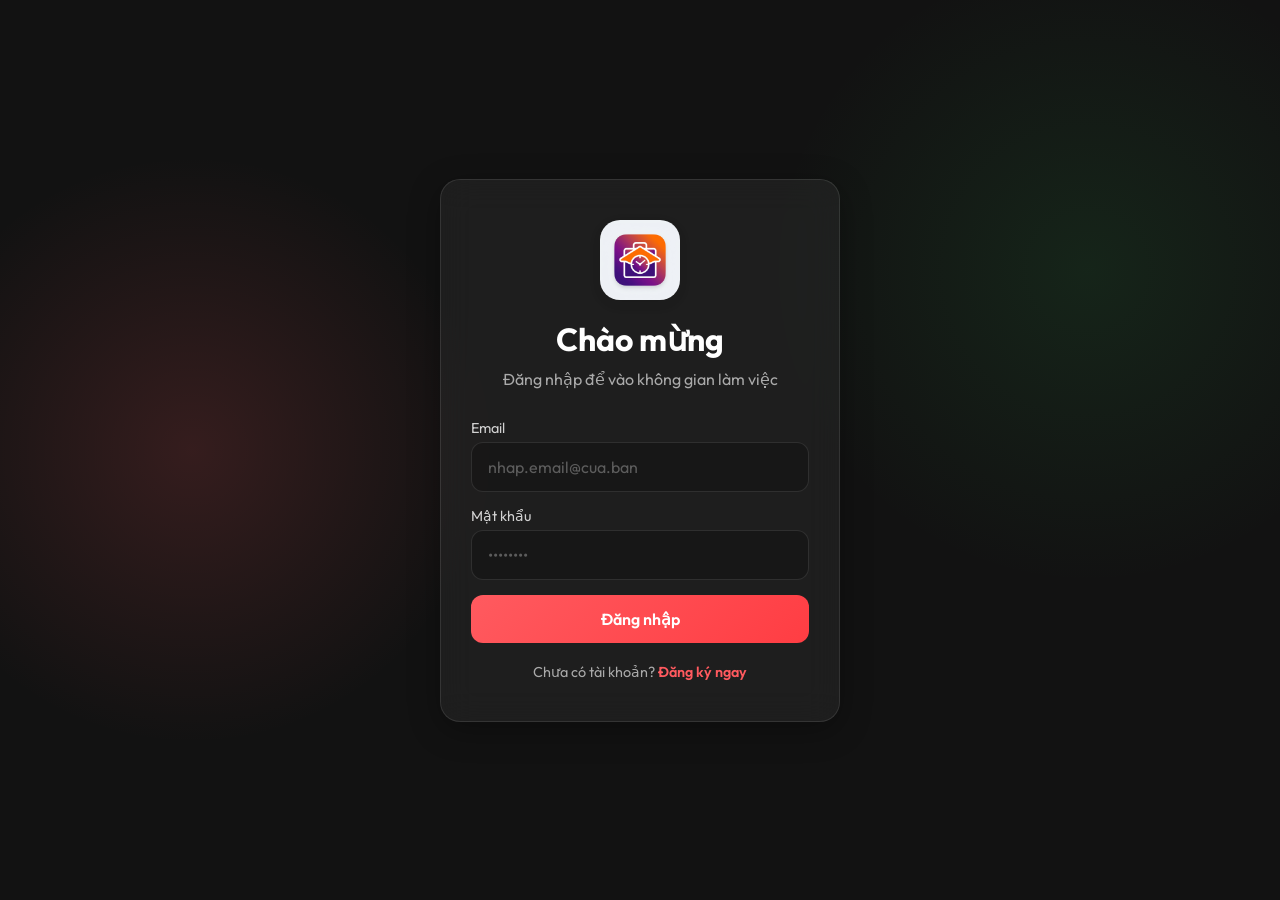
<file: index.html>
<!DOCTYPE html>
<html lang="en">
<head>
  <meta charset="UTF-8" />
  <meta name="viewport" content="width=device-width, initial-scale=1.0" />
  <title>HomeBase | Web</title>
  <link rel="stylesheet" href="/style.css" />
  <script src="https://cdn.socket.io/4.5.4/socket.io.min.js"></script>
  <script type="module" crossorigin src="/assets/app-DdBBdw4x.js"></script>
</head>
<body>
  <div id="alert-container"></div>

  <!-- AUTH VIEW -->
  <div id="auth-view" class="auth-container" style="display: flex; width: 100vw; height: 100vh; justify-content: center; align-items: center;">
    <div class="glass-panel auth-card animate-fade-in" id="login-box" style="margin: auto; width: 100%; max-width: 400px; padding: 40px 30px; text-align: center;">
      <img src="/assets/logo-C58AM47G.png" alt="HomeBase Logo" style="width: 80px; height: 80px; border-radius: 20px; box-shadow: 0 4px 12px rgba(0,0,0,0.1); margin-bottom: 15px;" />
      <h1 style="font-size: 2rem; margin-bottom: 10px;">Chào mừng</h1>
      <p style="color: var(--text-secondary); margin-bottom: 30px;">Đăng nhập để vào không gian làm việc</p>
      
      <form id="login-form">
        <div class="form-group" style="text-align: left;">
          <label for="login-email">Email</label>
          <input type="email" id="login-email" class="glass-input" placeholder="nhap.email@cua.ban" required />
        </div>
        <div class="form-group" style="text-align: left;">
          <label for="login-password">Mật khẩu</label>
          <input type="password" id="login-password" class="glass-input" placeholder="••••••••" required />
        </div>
        <button type="submit" class="btn-primary" id="btn-login" style="width: 100%;">Đăng nhập</button>
      </form>

      <div style="margin-top: 20px; font-size: 0.9rem; color: var(--text-secondary);">
        Chưa có tài khoản? <a href="#" id="show-register" style="color: var(--primary); text-decoration: none; font-weight: 600;">Đăng ký ngay</a>
      </div>
    </div>

    <div class="glass-panel auth-card animate-fade-in" id="register-box" style="display: none; margin: auto; width: 100%; max-width: 400px; padding: 40px 30px; text-align: center;">
      <img src="/assets/logo-C58AM47G.png" alt="HomeBase Logo" style="width: 80px; height: 80px; border-radius: 20px; box-shadow: 0 4px 12px rgba(0,0,0,0.1); margin-bottom: 15px;" />
      <h1 style="font-size: 2rem; margin-bottom: 10px;">Tạo tài khoản</h1>
      <p style="color: var(--text-secondary); margin-bottom: 30px;">Bắt đầu sự nghiệp của bạn</p>
      
      <form id="register-form">
        <div class="form-group" style="text-align: left;">
          <label for="reg-name">Họ và tên</label>
          <input type="text" id="reg-name" class="glass-input" placeholder="Nguyễn Văn A" required />
        </div>
        <div class="form-group" style="text-align: left;">
          <label for="reg-email">Email</label>
          <input type="email" id="reg-email" class="glass-input" placeholder="nhap.email@cua.ban" required />
        </div>
        <div class="form-group" style="text-align: left;">
          <label for="reg-password">Mật khẩu</label>
          <input type="password" id="reg-password" class="glass-input" placeholder="••••••••" required />
        </div>
        <div class="form-group" style="text-align: left;">
          <label>Vai trò</label>
          <div style="display: flex; gap: 20px; margin-top: 10px; font-size: 0.95rem;">
            <label style="display: flex; align-items: center; gap: 8px; cursor: pointer;">
              <input type="radio" name="reg-role" value="Employee" checked style="cursor: pointer;" /> Nhân viên
            </label>
            <label style="display: flex; align-items: center; gap: 8px; cursor: pointer;">
              <input type="radio" name="reg-role" value="Employer" style="cursor: pointer;" /> Quản lý
            </label>
          </div>
        </div>
        <button type="submit" class="btn-primary" id="btn-register" style="width: 100%;">Đăng ký</button>
      </form>

      <div style="margin-top: 20px; font-size: 0.9rem; color: var(--text-secondary);">
        Đã có tài khoản? <a href="#" id="show-login" style="color: var(--primary); text-decoration: none; font-weight: 600;">Đăng nhập</a>
      </div>
    </div>
  </div>

  <!-- DASHBOARD VIEW (SPA APP SHELL) -->
  <div id="dashboard-view" style="display: none; width: 100vw; height: 100vh;">
    
    <!-- Sidebar Navigation -->
    <div class="sidebar">
      <div class="sidebar-header">
        <img src="/assets/logo-C58AM47G.png" alt="Logo" style="width: 32px; height: 32px; border-radius: 8px;" />
        <h1>HomeBase</h1>
      </div>

      <div class="nav-links">
        <a class="nav-link active" data-view="view-home">
          <svg width="20" height="20" viewBox="0 0 24 24" fill="none" stroke="currentColor" stroke-width="2"><path d="M3 9l9-7 9 7v11a2 2 0 0 1-2 2H5a2 2 0 0 1-2-2z"></path><polyline points="9 22 9 12 15 12 15 22"></polyline></svg>
          Trang Chủ
        </a>
        <a class="nav-link" data-view="view-jobs">
          <svg width="20" height="20" viewBox="0 0 24 24" fill="none" stroke="currentColor" stroke-width="2"><circle cx="11" cy="11" r="8"></circle><line x1="21" y1="21" x2="16.65" y2="16.65"></line></svg>
          Khám Phá Việc
        </a>
        <a class="nav-link" data-view="view-schedule">
          <svg width="20" height="20" viewBox="0 0 24 24" fill="none" stroke="currentColor" stroke-width="2"><rect x="3" y="4" width="18" height="18" rx="2" ry="2"></rect><line x1="16" y1="2" x2="16" y2="6"></line><line x1="8" y1="2" x2="8" y2="6"></line><line x1="3" y1="10" x2="21" y2="10"></line></svg>
          Lịch Làm Việc
        </a>
        <a class="nav-link" data-view="view-timeclock">
          <svg width="20" height="20" viewBox="0 0 24 24" fill="none" stroke="currentColor" stroke-width="2"><circle cx="12" cy="12" r="10"></circle><polyline points="12 6 12 12 16 14"></polyline></svg>
          Chấm Công
        </a>
        <a class="nav-link" data-view="view-leaves">
          <svg width="20" height="20" viewBox="0 0 24 24" fill="none" stroke="currentColor" stroke-width="2"><path d="M14 2H6a2 2 0 0 0-2 2v16a2 2 0 0 0 2 2h12a2 2 0 0 0 2-2V8z"></path><polyline points="14 2 14 8 20 8"></polyline><line x1="16" y1="13" x2="8" y2="13"></line><line x1="16" y1="17" x2="8" y2="17"></line><polyline points="10 9 9 9 8 9"></polyline></svg>
          Xin Nghỉ
        </a>
        <a class="nav-link" data-view="view-chat">
          <svg width="20" height="20" viewBox="0 0 24 24" fill="none" stroke="currentColor" stroke-width="2"><path d="M21 15a2 2 0 0 1-2 2H7l-4 4V5a2 2 0 0 1 2-2h14a2 2 0 0 1 2 2z"></path></svg>
          Trò Chuyện
        </a>
        <a class="nav-link" data-view="view-notifications">
          <svg width="20" height="20" viewBox="0 0 24 24" fill="none" stroke="currentColor" stroke-width="2"><path d="M18 8A6 6 0 0 0 6 8c0 7-3 9-3 9h18s-3-2-3-9"></path><path d="M13.73 21a2 2 0 0 1-3.46 0"></path></svg>
          Thông Báo
          <span id="notif-badge" style="background: var(--primary); color: white; padding: 2px 6px; border-radius: 10px; font-size: 0.7rem; margin-left: auto; display: none;">0</span>
        </a>
      </div>

      <div class="user-profile" id="btn-logout">
        <div class="user-avatar" id="sidebar-avatar">U</div>
        <div style="flex: 1; overflow: hidden;">
          <div style="font-weight: 600; font-size: 0.95rem; white-space: nowrap; text-overflow: ellipsis; overflow: hidden;" id="sidebar-name">Đang tải...</div>
          <div style="font-size: 0.8rem; color: var(--text-secondary);" id="sidebar-role">---</div>
        </div>
        <svg width="16" height="16" viewBox="0 0 24 24" fill="none" stroke="currentColor" stroke-width="2"><path d="M9 21H5a2 2 0 0 1-2-2V5a2 2 0 0 1 2-2h4"></path><polyline points="16 17 21 12 16 7"></polyline><line x1="21" y1="12" x2="9" y2="12"></line></svg>
      </div>
    </div>

    <!-- Main Content Area -->
    <div class="main-content">
      
      <!-- VIEW: HOME -->
      <div id="view-home" class="view-section active">
        <div class="section-header">
          <h2>Trang Chủ</h2>
          <div id="home-greeting" style="color: var(--text-secondary);">Hôm nay là một ngày tuyệt vời!</div>
        </div>
        <div class="grid-cards">
          <div class="glass-panel card">
            <h3 style="margin-bottom: 10px; color: var(--primary);">Công Việc Của Tôi</h3>
            <div style="font-size: 2.5rem; font-weight: 700; margin-bottom: 5px;" id="stat-jobs">0</div>
            <div style="color: var(--text-secondary); font-size: 0.9rem;">Việc đang chờ</div>
          </div>
          <div class="glass-panel card">
            <h3 style="margin-bottom: 10px; color: var(--info);">Lịch Làm Việc</h3>
            <div style="font-size: 2.5rem; font-weight: 700; margin-bottom: 5px;" id="stat-shifts">0</div>
            <div style="color: var(--text-secondary); font-size: 0.9rem;">Ca sắp tới</div>
          </div>
          <div class="glass-panel card">
            <h3 style="margin-bottom: 10px; color: var(--success);">Nhiệm Vụ</h3>
            <div style="font-size: 2.5rem; font-weight: 700; margin-bottom: 5px;" id="stat-tasks">0</div>
            <div style="color: var(--text-secondary); font-size: 0.9rem;">Cần hoàn thành</div>
          </div>
        </div>
      </div>

      <!-- VIEW: JOBS (Khám Phá) -->
      <div id="view-jobs" class="view-section">
        <div class="section-header">
          <h2>Khám Phá Việc Làm</h2>
          <div style="display: flex; gap: 15px;">
            <input type="text" id="job-search" class="glass-input" placeholder="Tìm kiếm công việc..." style="width: 250px; padding: 10px 15px;" />
            <button id="btn-open-create" class="btn-primary" style="padding: 10px 20px;">+ Đăng Việc Mới</button>
          </div>
        </div>
        <div id="jobs-container" class="grid-cards">
          <!-- Jobs rendered here -->
        </div>
      </div>

      <!-- VIEW: SCHEDULE -->
      <div id="view-schedule" class="view-section">
        <div class="section-header">
          <h2>Lịch Làm Việc</h2>
          <div style="display: flex; gap: 15px; align-items: center;">
            <label for="schedule-date" style="color: var(--text-secondary);">Xem ngày:</label>
            <input type="date" id="schedule-date" class="glass-input" style="width: auto; padding: 10px 15px;" />
            <button class="btn-primary" id="btn-clear-date" style="padding: 10px 15px; width: auto; background: rgba(255,255,255,0.1);">Tất cả</button>
          </div>
        </div>
        <div id="schedule-container" class="grid-cards">
          <!-- Shifts rendered here -->
        </div>
      </div>

      <!-- VIEW: TIMECLOCK -->
      <div id="view-timeclock" class="view-section">
        <div class="section-header">
          <h2>Chấm Công</h2>
          <button class="btn-primary" id="btn-timeclock-history" style="width: auto; background: rgba(255,255,255,0.1); color: var(--text-primary);">
            <svg width="18" height="18" viewBox="0 0 24 24" fill="none" stroke="currentColor" stroke-width="2" style="margin-right: 5px;"><path d="M12 2v20M17 5H9.5a3.5 3.5 0 0 0 0 7h5a3.5 3.5 0 0 1 0 7H6"></path></svg>
            Lịch Sử
          </button>
        </div>

        <div style="margin-bottom: 20px;">
          <label style="color: var(--text-secondary); margin-bottom: 5px; display: block;">Chọn công việc đang làm</label>
          <select class="glass-input" id="timeclock-job-selector">
            <option value="1">Ca Sáng - Cửa hàng Q1</option>
            <option value="2">Ca Chiều - Cửa hàng Q3</option>
          </select>
        </div>

        <div class="glass-panel" style="text-align: center; padding: 40px; margin-bottom: 20px;">
          <div id="clock-display" style="font-size: 3rem; font-weight: 700; font-variant-numeric: tabular-nums;">--:--:--</div>
          <div id="date-display" style="color: var(--text-secondary); margin-top: 10px;">Đang tải...</div>
          <div id="timeclock-status" style="margin-top: 15px; font-weight: 600; color: var(--warning);">Bạn chưa vào ca</div>
        </div>

        <div style="display: flex; gap: 15px; margin-bottom: 20px;">
          <button class="btn-primary" id="btn-clock-in" style="flex: 1; padding: 15px; background: linear-gradient(135deg, var(--success), #2e7d32);">
            📸 CHỤP ẢNH & VÀO CA
          </button>
          <button class="btn-primary" id="btn-clock-out" style="flex: 1; padding: 15px; background: linear-gradient(135deg, var(--primary), #cc0000);">
            📸 CHỤP ẢNH & RA CA
          </button>
        </div>

        <button class="btn-primary" id="btn-break" style="width: 100%; padding: 15px; background: rgba(255,255,255,0.1); color: var(--text-primary); border: 1px solid var(--border-glass);">
          Bắt Đầu Nghỉ Giải Lao
        </button>

        <!-- History Modal inside the view or absolute -->
        <div class="modal-overlay" id="history-modal">
          <div class="glass-panel modal-content" style="max-height: 80vh; display: flex; flex-direction: column;">
            <div class="modal-header">
              <h2>Lịch Sử Chấm Công</h2>
              <button class="close-btn" id="btn-close-history">&times;</button>
            </div>
            <div id="history-list" style="overflow-y: auto; flex: 1; margin-top: 15px;">
              <div style="text-align: center; color: var(--text-secondary);">Đang tải dữ liệu...</div>
            </div>
          </div>
        </div>

        <!-- Camera Modal -->
        <div class="modal-overlay" id="camera-modal">
          <div class="glass-panel modal-content" style="text-align: center;">
            <div class="modal-header">
              <h2>Xác Nhận Khuôn Mặt</h2>
              <button class="close-btn" id="btn-close-camera">&times;</button>
            </div>
            <div style="width: 100%; height: 300px; background: #000; border-radius: 12px; overflow: hidden; margin-bottom: 15px; position: relative;">
              <video id="camera-preview" autoplay playsinline style="width: 100%; height: 100%; object-fit: cover;"></video>
            </div>
            <button class="btn-primary" id="btn-capture-camera">📸 Xác nhận & Chấm Công</button>
          </div>
        </div>
      </div>

      <!-- VIEW: LEAVES -->
      <div id="view-leaves" class="view-section">
        <div class="section-header">
          <h2>Xin Nghỉ</h2>
          <button class="btn-primary" id="btn-open-leave" style="width: auto; padding: 10px 20px; background: #FF9500;">+ Tạo Đơn Khai Báo</button>
        </div>
        <div id="leaves-container" class="grid-cards">
          <!-- Leaves rendered here -->
        </div>
      </div>

      <!-- VIEW: CHAT -->
      <div id="view-chat" class="view-section">
        <div class="section-header">
          <h2>Trò Chuyện Nội Bộ</h2>
        </div>
        <div class="chat-container">
          <div class="chat-messages" id="chat-messages">
            <!-- Chat history here -->
            <div style="text-align: center; color: var(--text-secondary); margin-top: auto;">Đang kết nối...</div>
          </div>
          <form class="chat-input-area" id="chat-form">
            <input type="text" id="chat-input" class="glass-input" placeholder="Nhập tin nhắn..." required />
            <button type="submit" class="btn-primary" style="width: auto; background: var(--info);">Gửi</button>
          </form>
        </div>
      </div>

      <!-- VIEW: NOTIFICATIONS -->
      <div id="view-notifications" class="view-section">
        <div class="section-header">
          <h2>Thông Báo</h2>
        </div>
        <div id="notifications-container" style="display: flex; flex-direction: column; gap: 15px;">
          <!-- Notifications rendered here -->
        </div>
      </div>

    </div>
  </div>

  <!-- Create Job Modal -->
  <div class="modal-overlay" id="create-modal">
    <div class="glass-panel modal-content">
      <div class="modal-header">
        <h2>Đăng Việc Mới</h2>
        <button class="close-btn" id="btn-close-modal">&times;</button>
      </div>
      <form id="create-job-form">
        <div class="form-group">
          <label>Tên công việc</label>
          <input type="text" id="job-title" class="glass-input" required placeholder="VD: Nhân viên phục vụ quán Cafe" />
        </div>
        <div class="form-row">
          <div class="form-group">
            <label>Phân loại công việc</label>
            <select id="job-category" class="glass-input" required>
              <option value="Phục vụ">Phục vụ</option>
              <option value="Pha chế">Pha chế</option>
              <option value="Bán hàng">Bán hàng</option>
              <option value="Khác" selected>Khác</option>
            </select>
          </div>
          <div class="form-group">
            <label>Ca làm việc</label>
            <select id="job-shift-type" class="glass-input" required>
              <option value="Sáng (07:00 - 12:00)">Sáng (07:00 - 12:00)</option>
              <option value="Chiều (12:00 - 18:00)">Chiều (12:00 - 18:00)</option>
              <option value="Tối (18:00 - 23:00)">Tối (18:00 - 23:00)</option>
              <option value="Khác" selected>Khác</option>
            </select>
          </div>
        </div>
        <div class="form-group">
          <label>Tên cửa hàng / Công ty</label>
          <input type="text" id="job-employer" class="glass-input" required placeholder="VD: The Coffee House" />
        </div>
        <div class="form-row">
          <div class="form-group">
            <label>Mức lương</label>
            <input type="text" id="job-pay" class="glass-input" required placeholder="VD: 25.000đ/giờ" />
          </div>
          <div class="form-group">
            <label>Số người cần</label>
            <input type="number" id="job-workers" class="glass-input" required min="1" value="1" />
          </div>
        </div>
        <div class="form-row">
          <div class="form-group">
            <label>Ngày bắt đầu</label>
            <input type="date" id="job-start" class="glass-input" required />
          </div>
          <div class="form-group">
            <label>Ngày kết thúc</label>
            <input type="date" id="job-end" class="glass-input" required />
          </div>
        </div>
        <div class="form-group">
          <label>Địa điểm</label>
          <input type="text" id="job-location" class="glass-input" required placeholder="VD: Quận 1, TP.HCM" />
        </div>
        <div class="form-row">
          <div class="form-group">
            <label>Số điện thoại liên hệ</label>
            <input type="tel" id="job-phone" class="glass-input" required placeholder="VD: 0901234567" />
          </div>
          <div class="form-group">
            <label>Email liên hệ</label>
            <input type="email" id="job-email" class="glass-input" placeholder="VD: contact@abc.com" />
          </div>
        </div>
        <button type="submit" class="btn-primary" id="btn-submit-job">Đăng Ngay</button>
      </form>
    </div>
  </div>

  <!-- Applicants Modal -->
  <div class="modal-overlay" id="applicants-modal">
    <div class="glass-panel modal-content" style="max-height: 80vh; display: flex; flex-direction: column;">
      <div class="modal-header">
        <h2>Danh Sách Ứng Viên</h2>
        <button class="close-btn" id="btn-close-applicants-modal">&times;</button>
      </div>
      <div id="applicants-list" style="overflow-y: auto; flex: 1;">
        <div style="text-align: center; color: var(--text-secondary); padding: 20px;">Đang tải...</div>
      </div>
    </div>
  </div>

  <!-- Create Leave Modal -->
  <div class="modal-overlay" id="leave-modal">
    <div class="glass-panel modal-content">
      <div class="modal-header">
        <h2>Tạo Đơn Xin Nghỉ</h2>
        <button class="close-btn" id="btn-close-leave-modal">&times;</button>
      </div>
      <form id="create-leave-form">
        <div class="form-row">
          <div class="form-group">
            <label>Từ ngày</label>
            <input type="date" id="leave-start" class="glass-input" required />
          </div>
          <div class="form-group">
            <label>Đến ngày</label>
            <input type="date" id="leave-end" class="glass-input" required />
          </div>
        </div>
        <div class="form-group">
          <label>Lý do</label>
          <textarea id="leave-reason" class="glass-input" placeholder="Nhập lý do xin nghỉ..."></textarea>
        </div>
        <button type="submit" class="btn-primary" id="btn-submit-leave">Gửi Đơn</button>
      </form>
    </div>
  </div>

  <!-- Shift Details Modal -->
  <div class="modal-overlay" id="shift-detail-modal">
    <div class="glass-panel modal-content">
      <div class="modal-header">
        <h2>Chi Tiết Ca Làm Việc</h2>
        <button class="close-btn" id="btn-close-shift-modal">&times;</button>
      </div>
      <div id="shift-detail-content" style="display: flex; flex-direction: column; gap: 15px;">
        <div style="text-align: center; color: var(--text-secondary);">Đang tải...</div>
      </div>
    </div>
  </div>

</body>
</html>
</file>
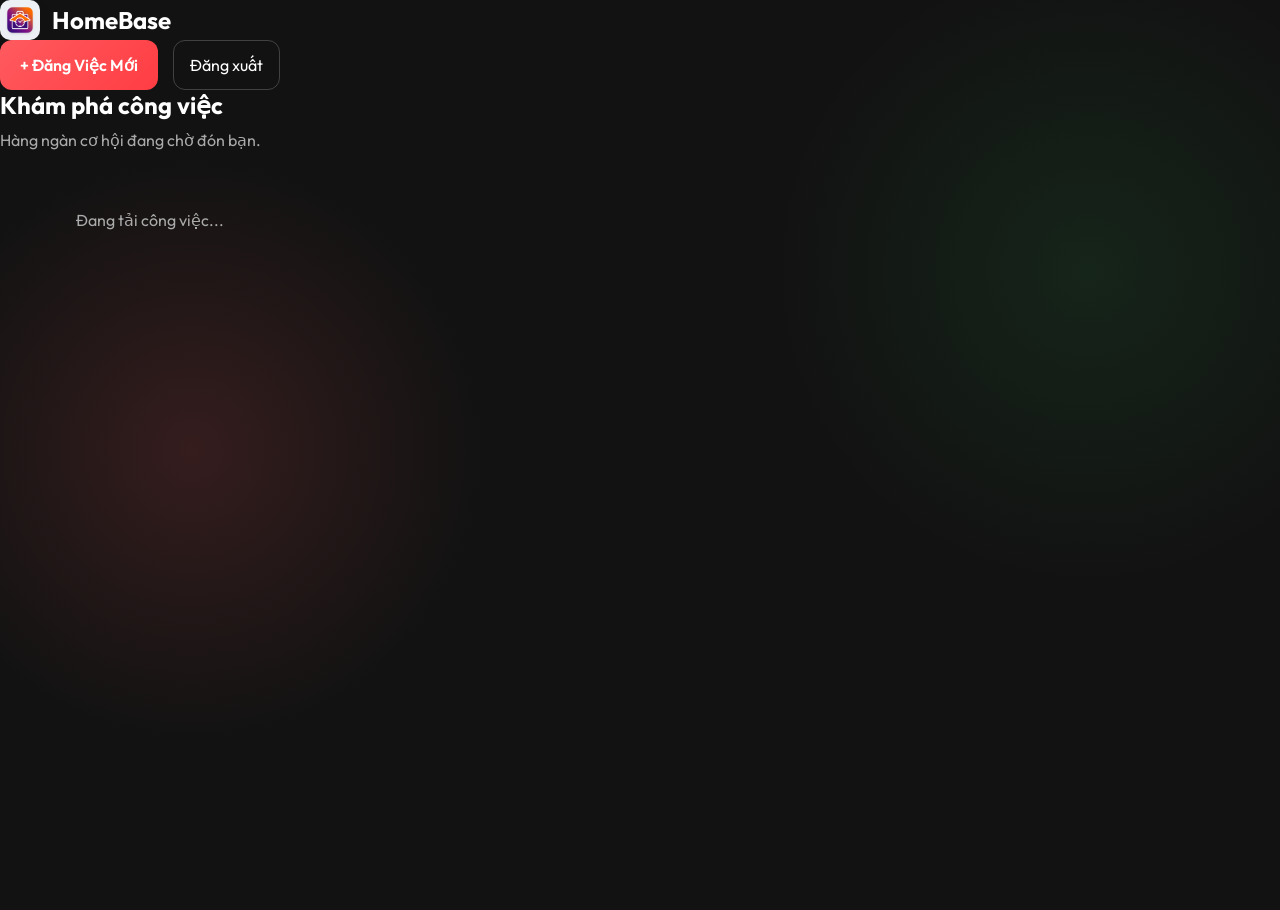
<file: dashboard.html>
<!DOCTYPE html>
<html lang="en">
<head>
  <meta charset="UTF-8" />
  <meta name="viewport" content="width=device-width, initial-scale=1.0" />
  <title>HomeBase | Dashboard</title>
  <link rel="stylesheet" href="/style.css" />
  <style>
    .jobs-grid {
      display: grid;
      grid-template-columns: repeat(auto-fill, minmax(300px, 1fr));
      gap: 20px;
      margin-top: 20px;
    }

    .job-card {
      padding: 24px;
      transition: transform 0.3s ease, box-shadow 0.3s ease;
      position: relative;
      overflow: hidden;
    }

    .job-card:hover {
      transform: translateY(-5px);
      box-shadow: 0 12px 40px rgba(0,0,0,0.4);
      border-color: rgba(255,255,255,0.2);
    }

    .job-title {
      font-size: 1.2rem;
      font-weight: 600;
      margin-bottom: 8px;
    }

    .job-company {
      color: var(--text-secondary);
      font-size: 0.9rem;
      margin-bottom: 15px;
      display: flex;
      align-items: center;
      gap: 8px;
    }

    .job-salary {
      font-weight: 700;
      color: var(--primary);
      font-size: 1.1rem;
      margin-bottom: 15px;
    }

    .job-footer {
      display: flex;
      justify-content: space-between;
      align-items: center;
      margin-top: 20px;
      padding-top: 15px;
      border-top: 1px solid var(--border-glass);
    }

    .job-status {
      font-size: 0.8rem;
      padding: 4px 12px;
      border-radius: 20px;
      background: rgba(52, 199, 89, 0.2);
      color: var(--success);
      font-weight: 600;
    }

    /* Modal Styling */
    .modal-overlay {
      position: fixed;
      top: 0;
      left: 0;
      width: 100vw;
      height: 100vh;
      background: rgba(0, 0, 0, 0.6);
      backdrop-filter: blur(5px);
      display: flex;
      justify-content: center;
      align-items: center;
      z-index: 1000;
      opacity: 0;
      pointer-events: none;
      transition: opacity 0.3s ease;
    }

    .modal-overlay.active {
      opacity: 1;
      pointer-events: all;
    }

    .modal-content {
      width: 90%;
      max-width: 500px;
      padding: 30px;
      transform: translateY(20px);
      transition: transform 0.3s ease;
    }

    .modal-overlay.active .modal-content {
      transform: translateY(0);
    }

    .modal-header {
      display: flex;
      justify-content: space-between;
      align-items: center;
      margin-bottom: 20px;
    }

    .close-btn {
      background: none;
      border: none;
      color: var(--text-secondary);
      font-size: 1.5rem;
      cursor: pointer;
    }

    .form-row {
      display: flex;
      gap: 15px;
      margin-bottom: 15px;
    }
    .form-row .form-group {
      flex: 1;
      margin-bottom: 0;
    }

    .form-group {
      margin-bottom: 15px;
    }
    .form-group label {
      display: block;
      margin-bottom: 5px;
      font-size: 0.9rem;
      color: rgba(255,255,255,0.8);
    }
    textarea.glass-input {
      resize: vertical;
      min-height: 80px;
    }
  </style>
  <script type="module" crossorigin src="/assets/app-DdBBdw4x.js"></script>
</head>
<body>
  <div id="alert-container"></div>

  <div class="container animate-fade-in">
    <div class="navbar">
      <div style="display: flex; align-items: center; gap: 12px;">
        <img src="/assets/logo-C58AM47G.png" alt="HomeBase Logo" style="width: 40px; height: 40px; border-radius: 10px; box-shadow: 0 4px 12px rgba(0,0,0,0.1);" />
        <h1 style="margin: 0; font-size: 1.5rem;">HomeBase</h1>
      </div>
      <div style="display: flex; gap: 15px;">
        <button id="btn-open-create" class="btn-primary" style="width: auto; padding: 10px 20px;">+ Đăng Việc Mới</button>
        <button id="btn-logout" class="glass-input" style="width: auto; border: 1px solid rgba(255,255,255,0.2); cursor: pointer; background: transparent;">Đăng xuất</button>
      </div>
    </div>

    <div>
      <h2 style="margin-bottom: 10px;">Khám phá công việc</h2>
      <p style="color: var(--text-secondary);">Hàng ngàn cơ hội đang chờ đón bạn.</p>
    </div>

    <div id="jobs-container" class="jobs-grid">
      <!-- Jobs will be rendered here by JS -->
      <div style="text-align: center; grid-column: 1 / -1; padding: 40px; color: var(--text-secondary);">
        Đang tải công việc...
      </div>
    </div>
  </div>

  <!-- Create Job Modal -->
  <div class="modal-overlay" id="create-modal">
    <div class="glass-panel modal-content">
      <div class="modal-header">
        <h2>Đăng Việc Mới</h2>
        <button class="close-btn" id="btn-close-modal">&times;</button>
      </div>
      <form id="create-job-form">
        <div class="form-group">
          <label>Tên công việc</label>
          <input type="text" id="job-title" class="glass-input" required placeholder="VD: Nhân viên phục vụ quán Cafe" />
        </div>
        <div class="form-row">
          <div class="form-group">
            <label>Phân loại công việc</label>
            <select id="job-category" class="glass-input" required>
              <option value="Phục vụ">Phục vụ</option>
              <option value="Pha chế">Pha chế</option>
              <option value="Bán hàng">Bán hàng</option>
              <option value="Vệ sinh">Vệ sinh</option>
              <option value="Bảo vệ">Bảo vệ</option>
              <option value="Khác" selected>Khác</option>
            </select>
          </div>
          <div class="form-group">
            <label>Ca làm việc</label>
            <select id="job-shift-type" class="glass-input" required>
              <option value="Sáng (07:00 - 12:00)">Sáng (07:00 - 12:00)</option>
              <option value="Chiều (12:00 - 18:00)">Chiều (12:00 - 18:00)</option>
              <option value="Tối (18:00 - 23:00)">Tối (18:00 - 23:00)</option>
              <option value="Cả ngày">Cả ngày</option>
              <option value="Khác" selected>Khác</option>
            </select>
          </div>
        </div>
        <div class="form-group">
          <label>Tên cửa hàng / Công ty</label>
          <input type="text" id="job-employer" class="glass-input" required placeholder="VD: The Coffee House" />
        </div>
        <div class="form-row">
          <div class="form-group">
            <label>Mức lương</label>
            <input type="text" id="job-pay" class="glass-input" required placeholder="VD: 25.000đ/giờ" />
          </div>
          <div class="form-group">
            <label>Số người cần</label>
            <input type="number" id="job-workers" class="glass-input" required min="1" value="1" />
          </div>
        </div>
        <div class="form-row">
          <div class="form-group">
            <label>Ngày bắt đầu</label>
            <input type="date" id="job-start" class="glass-input" required />
          </div>
          <div class="form-group">
            <label>Ngày kết thúc</label>
            <input type="date" id="job-end" class="glass-input" required />
          </div>
        </div>
        <div class="form-group">
          <label>Địa điểm</label>
          <input type="text" id="job-location" class="glass-input" required placeholder="VD: Quận 1, TP.HCM" />
        </div>
        <div class="form-row">
          <div class="form-group">
            <label>Số điện thoại liên hệ</label>
            <input type="tel" id="job-phone" class="glass-input" required placeholder="VD: 0901234567" />
          </div>
          <div class="form-group">
            <label>Email liên hệ</label>
            <input type="email" id="job-email" class="glass-input" placeholder="VD: contact@abc.com" />
          </div>
        </div>
        <button type="submit" class="btn-primary" id="btn-submit-job">Đăng Ngay</button>
      </form>
    </div>
  </div>
  
  <!-- Applicants Modal -->
  <div class="modal-overlay" id="applicants-modal">
    <div class="glass-panel modal-content" style="max-height: 80vh; display: flex; flex-direction: column;">
      <div class="modal-header">
        <h2>Danh Sách Ứng Viên</h2>
        <button class="close-btn" id="btn-close-applicants-modal">&times;</button>
      </div>
      <div id="applicants-list" style="overflow-y: auto; flex: 1;">
        <!-- Applicants rendered here -->
        <div style="text-align: center; color: var(--text-secondary); padding: 20px;">Đang tải...</div>
      </div>
    </div>
  </div>

</body>
</html>
</file>
<file: style.css>
@import url('https://fonts.googleapis.com/css2?family=Outfit:wght@300;400;500;600;700&display=swap');

:root {
  --primary: #FF5A5F; /* HomeBase Red */
  --primary-hover: #E04E53;
  --bg-dark: #121212;
  --bg-card: rgba(255, 255, 255, 0.05);
  --border-glass: rgba(255, 255, 255, 0.1);
  --text-primary: #FFFFFF;
  --text-secondary: #AAAAAA;
  --success: #34C759;
  --info: #0A84FF;
  --sidebar-width: 260px;
}

* {
  margin: 0;
  padding: 0;
  box-sizing: border-box;
  font-family: 'Outfit', sans-serif;
}

body {
  background-color: var(--bg-dark);
  color: var(--text-primary);
  min-height: 100vh;
  display: flex;
  background-image: 
    radial-gradient(circle at 15% 50%, rgba(255, 90, 95, 0.15), transparent 25%),
    radial-gradient(circle at 85% 30%, rgba(52, 199, 89, 0.1), transparent 25%);
  background-attachment: fixed;
  overflow: hidden; /* We'll use internal scrolling */
}

/* Glassmorphism Classes */
.glass-panel {
  background: var(--bg-card);
  backdrop-filter: blur(16px);
  -webkit-backdrop-filter: blur(16px);
  border: 1px solid var(--border-glass);
  border-radius: 20px;
  box-shadow: 0 8px 32px 0 rgba(0, 0, 0, 0.3);
}

.glass-input {
  background: rgba(0, 0, 0, 0.2);
  border: 1px solid var(--border-glass);
  color: white;
  padding: 14px 16px;
  border-radius: 12px;
  font-size: 1rem;
  width: 100%;
  transition: all 0.3s ease;
  outline: none;
}

.glass-input:focus {
  border-color: var(--primary);
  box-shadow: 0 0 0 4px rgba(255, 90, 95, 0.1);
}

.glass-input::placeholder {
  color: rgba(255, 255, 255, 0.3);
}

/* Sidebar Styling */
.sidebar {
  width: var(--sidebar-width);
  height: 100vh;
  background: rgba(18, 18, 18, 0.8);
  backdrop-filter: blur(20px);
  border-right: 1px solid var(--border-glass);
  display: flex;
  flex-direction: column;
  padding: 20px 0;
  position: fixed;
  z-index: 100;
}

.sidebar-header {
  display: flex;
  align-items: center;
  gap: 12px;
  padding: 0 20px;
  margin-bottom: 30px;
}

.sidebar-header h1 {
  font-size: 1.5rem;
  font-weight: 700;
  background: -webkit-linear-gradient(#fff, #aaa);
  -webkit-background-clip: text;
  -webkit-text-fill-color: transparent;
}

.nav-links {
  display: flex;
  flex-direction: column;
  gap: 5px;
  flex: 1;
  overflow-y: auto;
  padding: 0 15px;
}

.nav-link {
  display: flex;
  align-items: center;
  gap: 15px;
  padding: 12px 15px;
  color: var(--text-secondary);
  text-decoration: none;
  border-radius: 12px;
  font-weight: 500;
  transition: all 0.2s ease;
  cursor: pointer;
}

.nav-link:hover {
  background: rgba(255, 255, 255, 0.05);
  color: var(--text-primary);
}

.nav-link.active {
  background: rgba(255, 90, 95, 0.15);
  color: var(--primary);
  font-weight: 600;
}

.user-profile {
  padding: 20px;
  border-top: 1px solid var(--border-glass);
  display: flex;
  align-items: center;
  gap: 10px;
  cursor: pointer;
  transition: background 0.2s;
}

.user-profile:hover {
  background: rgba(255,255,255,0.05);
}

.user-avatar {
  width: 40px;
  height: 40px;
  border-radius: 50%;
  background: linear-gradient(135deg, var(--primary), #FF3D43);
  display: flex;
  align-items: center;
  justify-content: center;
  font-weight: 700;
  color: white;
}

/* Main Content Area */
.main-content {
  margin-left: var(--sidebar-width);
  flex: 1;
  height: 100vh;
  overflow-y: auto;
  padding: 40px;
}

.view-section {
  display: none;
  animation: fadeIn 0.4s ease forwards;
}

.view-section.active {
  display: block;
}

.section-header {
  display: flex;
  justify-content: space-between;
  align-items: center;
  margin-bottom: 30px;
}

.section-header h2 {
  font-size: 2rem;
  font-weight: 600;
}

.btn-primary {
  background: linear-gradient(135deg, #FF5A5F 0%, #FF3D43 100%);
  color: white;
  border: none;
  padding: 14px 24px;
  border-radius: 12px;
  font-weight: 600;
  font-size: 1rem;
  cursor: pointer;
  transition: transform 0.2s ease, box-shadow 0.2s ease;
}

.btn-primary:hover {
  transform: translateY(-2px);
  box-shadow: 0 8px 20px rgba(255, 90, 95, 0.4);
}

/* Grid & Cards */
.grid-cards {
  display: grid;
  grid-template-columns: repeat(auto-fill, minmax(300px, 1fr));
  gap: 20px;
}

.card {
  padding: 24px;
  transition: transform 0.3s ease, box-shadow 0.3s ease;
  position: relative;
  overflow: hidden;
  border-radius: 16px;
}

.card:hover {
  transform: translateY(-5px);
  box-shadow: 0 12px 40px rgba(0,0,0,0.4);
  border-color: rgba(255,255,255,0.2);
}

/* Checklists */
.checklist-item {
  display: flex;
  align-items: center;
  gap: 15px;
  padding: 15px;
  border-bottom: 1px solid var(--border-glass);
}
.checklist-item:last-child {
  border-bottom: none;
}
.checklist-item input[type="checkbox"] {
  width: 20px;
  height: 20px;
  cursor: pointer;
}
.checklist-item.completed span {
  text-decoration: line-through;
  color: var(--text-secondary);
}

/* Chat Layout */
.chat-container {
  display: flex;
  flex-direction: column;
  height: calc(100vh - 120px);
  background: var(--bg-card);
  border-radius: 20px;
  border: 1px solid var(--border-glass);
  overflow: hidden;
}
.chat-messages {
  flex: 1;
  padding: 20px;
  overflow-y: auto;
  display: flex;
  flex-direction: column;
  gap: 15px;
}
.chat-bubble {
  max-width: 70%;
  padding: 12px 16px;
  border-radius: 16px;
  font-size: 0.95rem;
}
.chat-bubble.mine {
  align-self: flex-end;
  background: var(--primary);
  color: white;
  border-bottom-right-radius: 4px;
}
.chat-bubble.theirs {
  align-self: flex-start;
  background: rgba(255,255,255,0.1);
  color: white;
  border-bottom-left-radius: 4px;
}
.chat-input-area {
  display: flex;
  padding: 15px;
  border-top: 1px solid var(--border-glass);
  background: rgba(0,0,0,0.2);
  gap: 10px;
}

/* Micro-animations */
@keyframes fadeIn {
  from { opacity: 0; transform: translateY(10px); }
  to { opacity: 1; transform: translateY(0); }
}

.animate-fade-in {
  animation: fadeIn 0.5s cubic-bezier(0.4, 0, 0.2, 1) forwards;
}

/* Alerts */
#alert-container {
  position: fixed;
  top: 20px;
  right: 20px;
  z-index: 1000;
  display: flex;
  flex-direction: column;
  gap: 10px;
}
.alert {
  padding: 16px 20px;
  border-radius: 12px;
  background: rgba(255, 90, 95, 0.9);
  color: white;
  backdrop-filter: blur(10px);
  box-shadow: 0 4px 12px rgba(0,0,0,0.2);
  transform: translateX(120%);
  transition: transform 0.3s cubic-bezier(0.175, 0.885, 0.32, 1.275);
}
.alert.show {
  transform: translateX(0);
}
.alert.success {
  background: rgba(52, 199, 89, 0.9);
}

/* Modal Styling */
.modal-overlay {
  position: fixed;
  top: 0; left: 0; width: 100vw; height: 100vh;
  background: rgba(0, 0, 0, 0.6);
  backdrop-filter: blur(5px);
  display: flex; justify-content: center; align-items: center;
  z-index: 1000; opacity: 0; pointer-events: none;
  transition: opacity 0.3s ease;
}
.modal-overlay.active {
  opacity: 1; pointer-events: all;
}
.modal-content {
  width: 90%; max-width: 500px; padding: 30px;
  transform: translateY(20px); transition: transform 0.3s ease;
}
.modal-overlay.active .modal-content {
  transform: translateY(0);
}
.modal-header {
  display: flex; justify-content: space-between; align-items: center;
  margin-bottom: 20px;
}
.close-btn {
  background: none; border: none; color: var(--text-secondary);
  font-size: 1.5rem; cursor: pointer;
}
.form-row { display: flex; gap: 15px; margin-bottom: 15px; }
.form-row .form-group { flex: 1; margin-bottom: 0; }
.form-group { margin-bottom: 15px; }
.form-group label { display: block; margin-bottom: 5px; font-size: 0.9rem; color: rgba(255,255,255,0.8); }

/* Quick Status Badge */
.status-badge {
  font-size: 0.8rem;
  padding: 4px 12px;
  border-radius: 20px;
  font-weight: 600;
  display: inline-block;
}
.status-badge.success { background: rgba(52, 199, 89, 0.2); color: var(--success); }
.status-badge.warning { background: rgba(255, 149, 0, 0.2); color: #FF9500; }
.status-badge.danger { background: rgba(255, 59, 48, 0.2); color: #FF3B30; }
</file>
